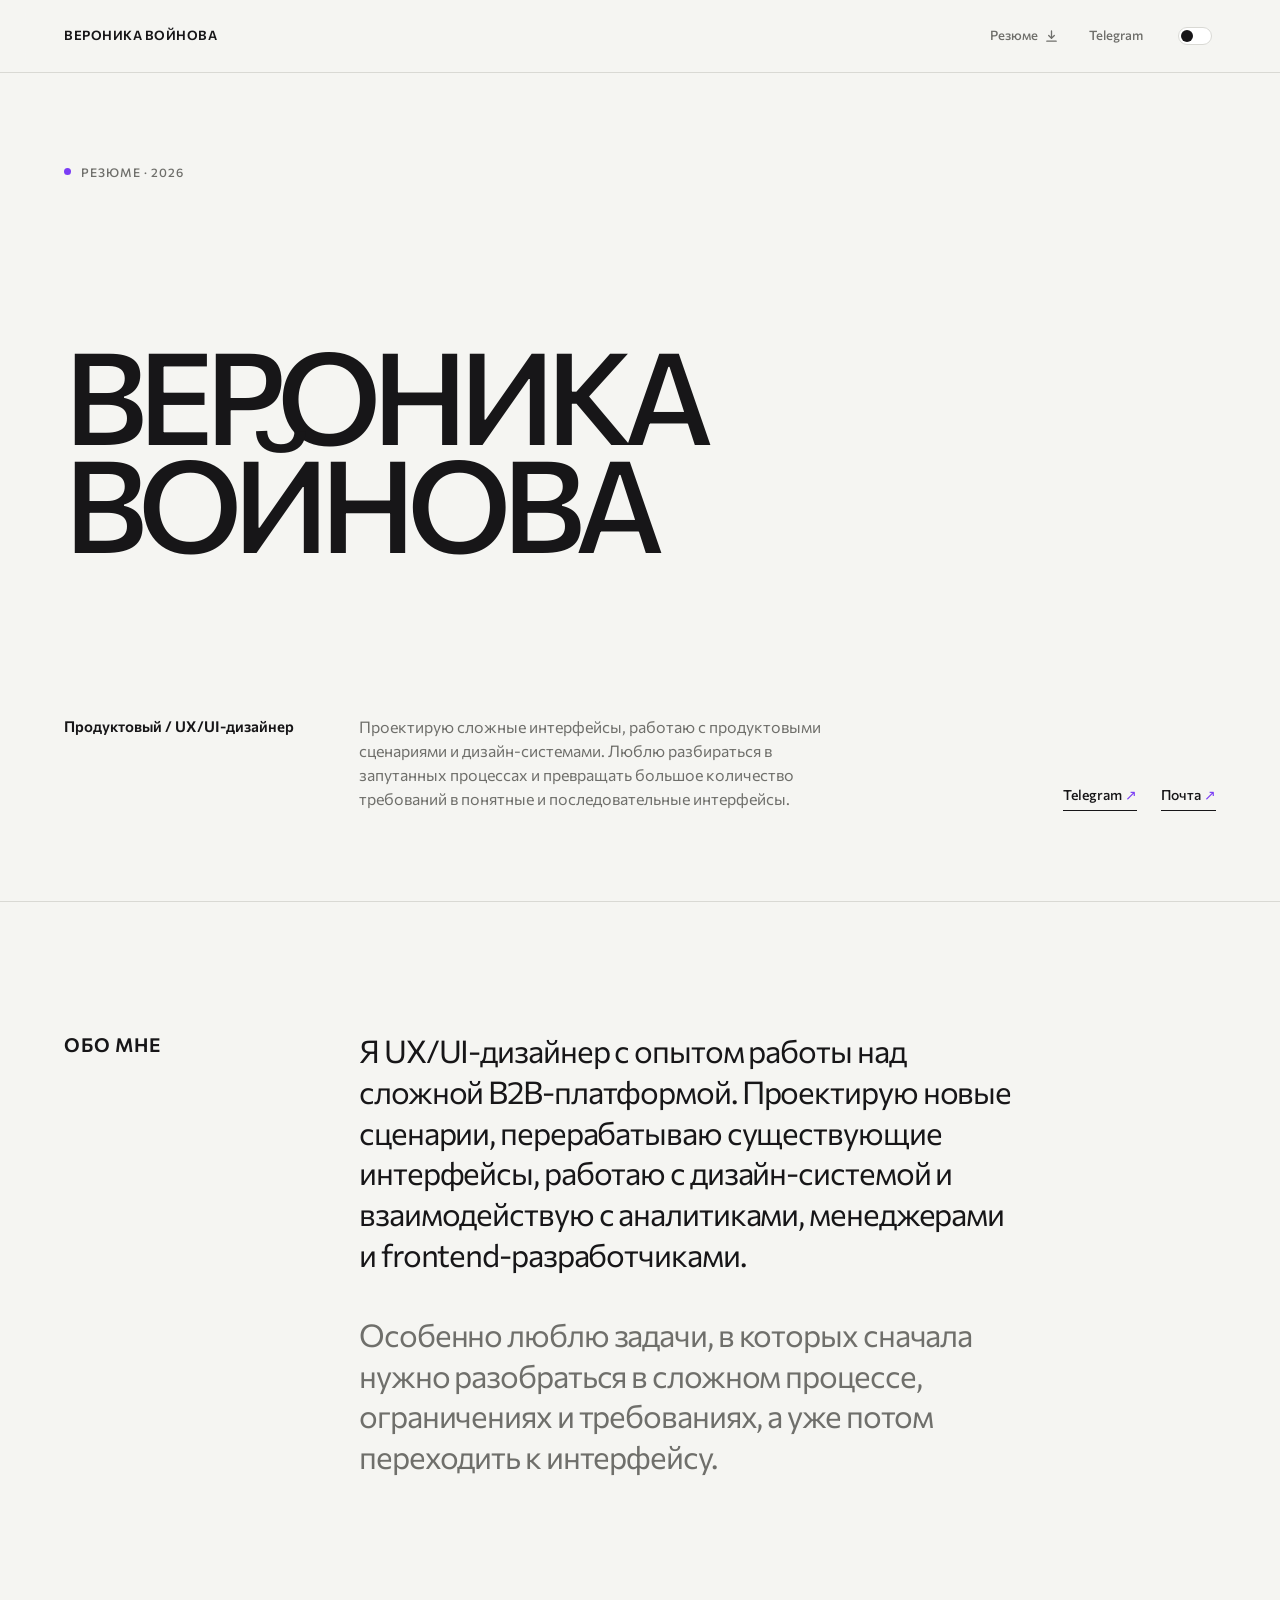
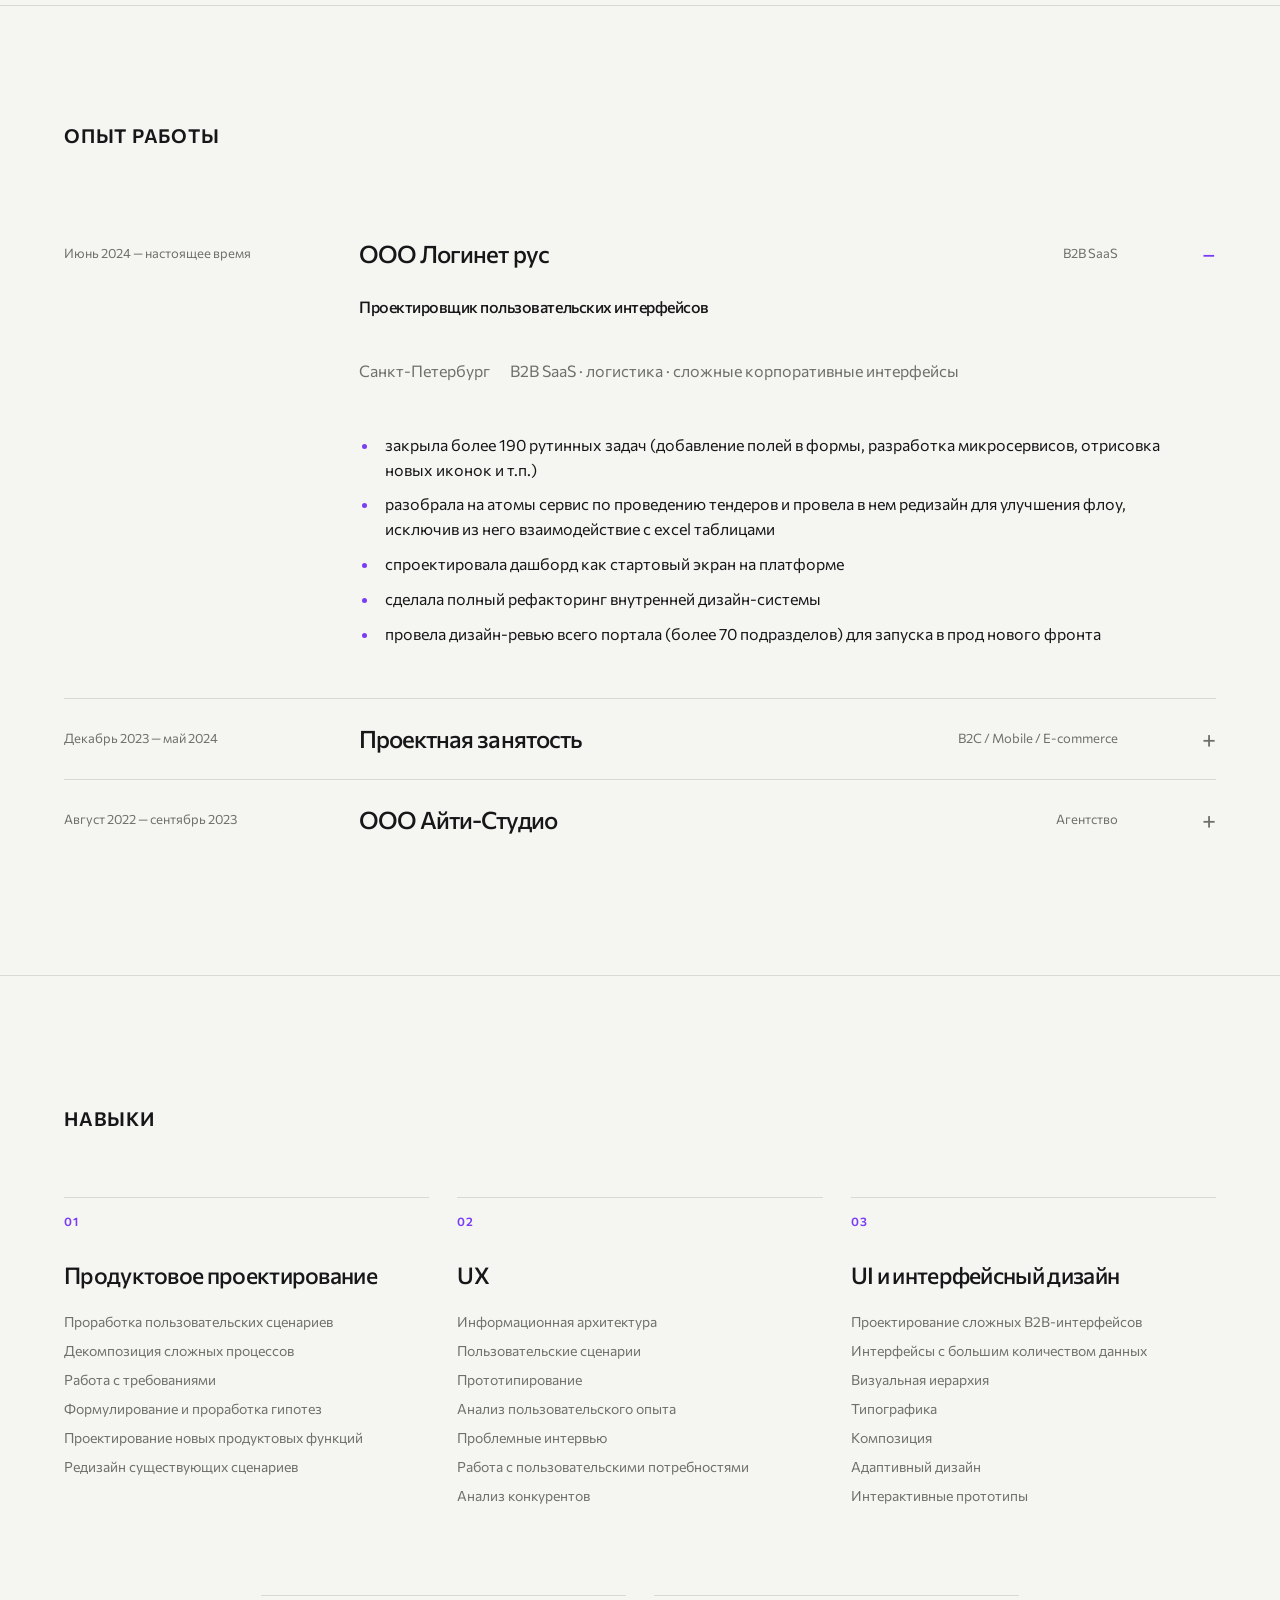
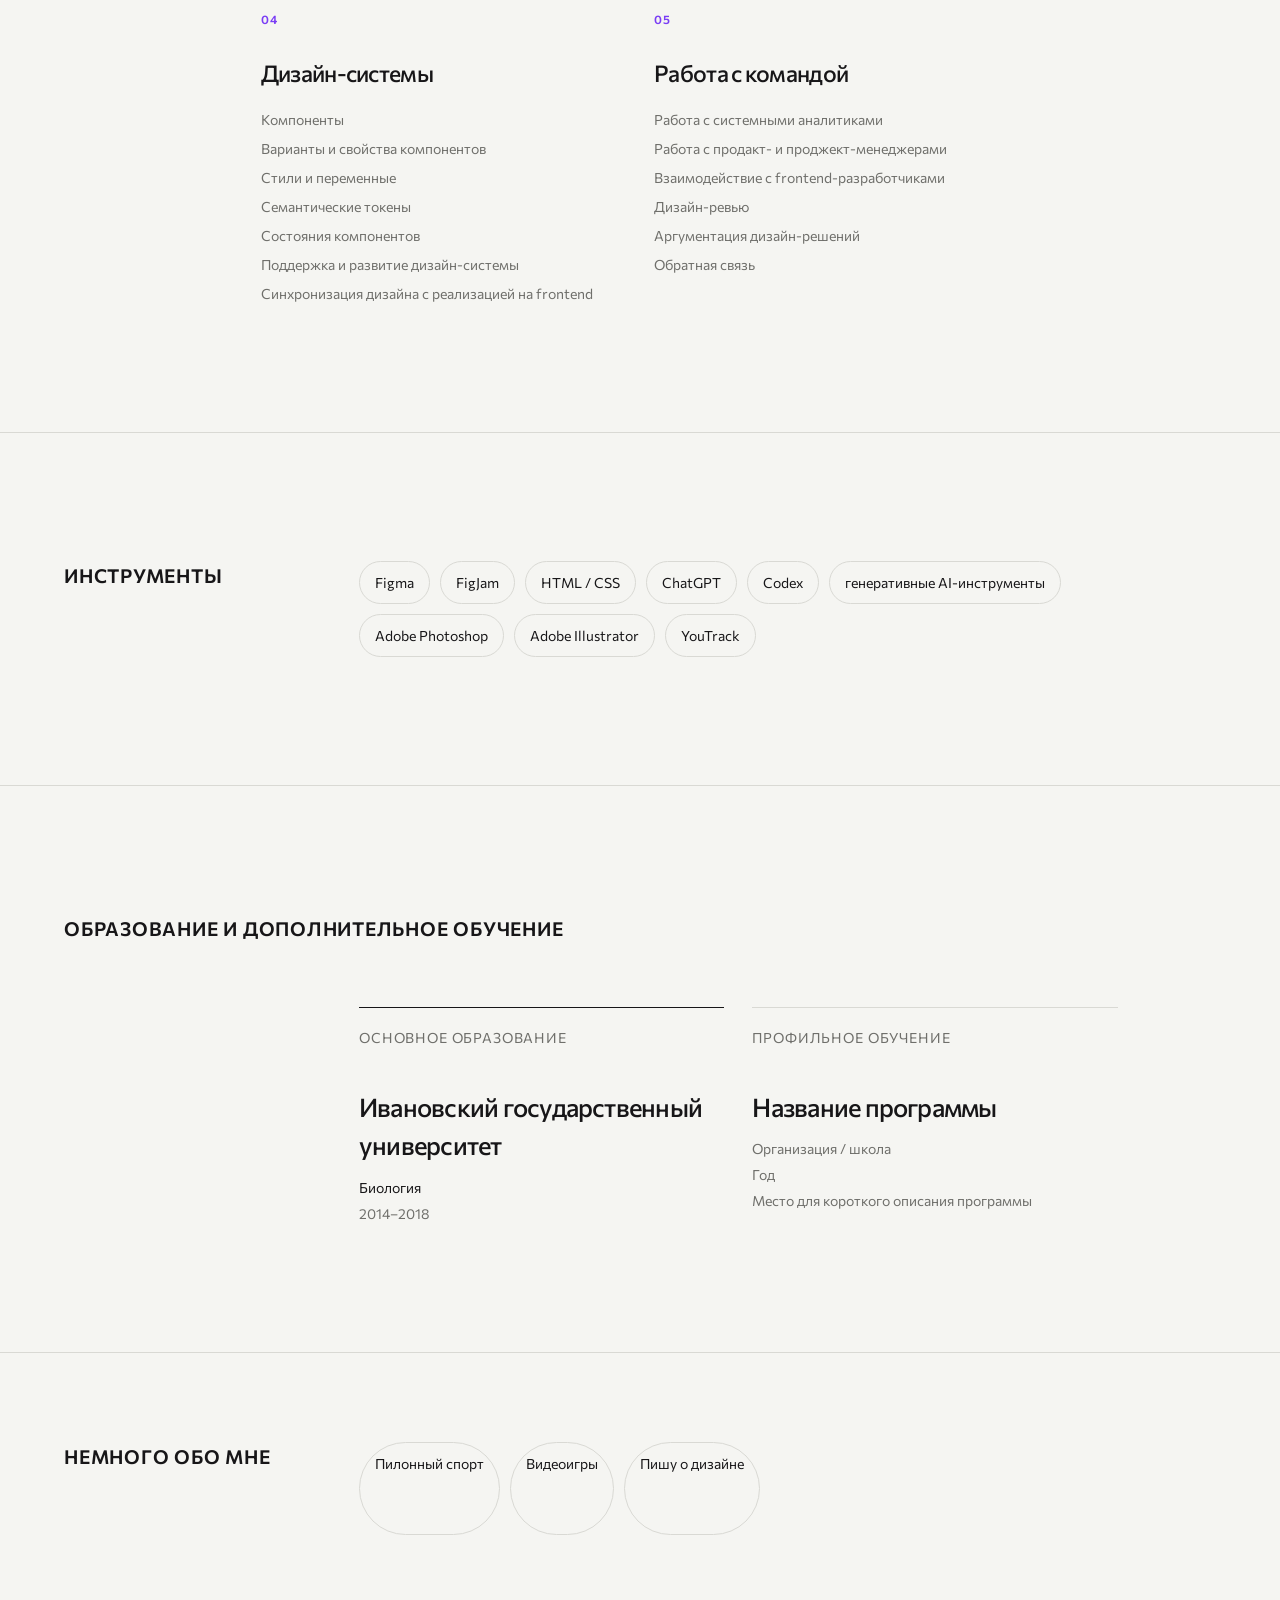
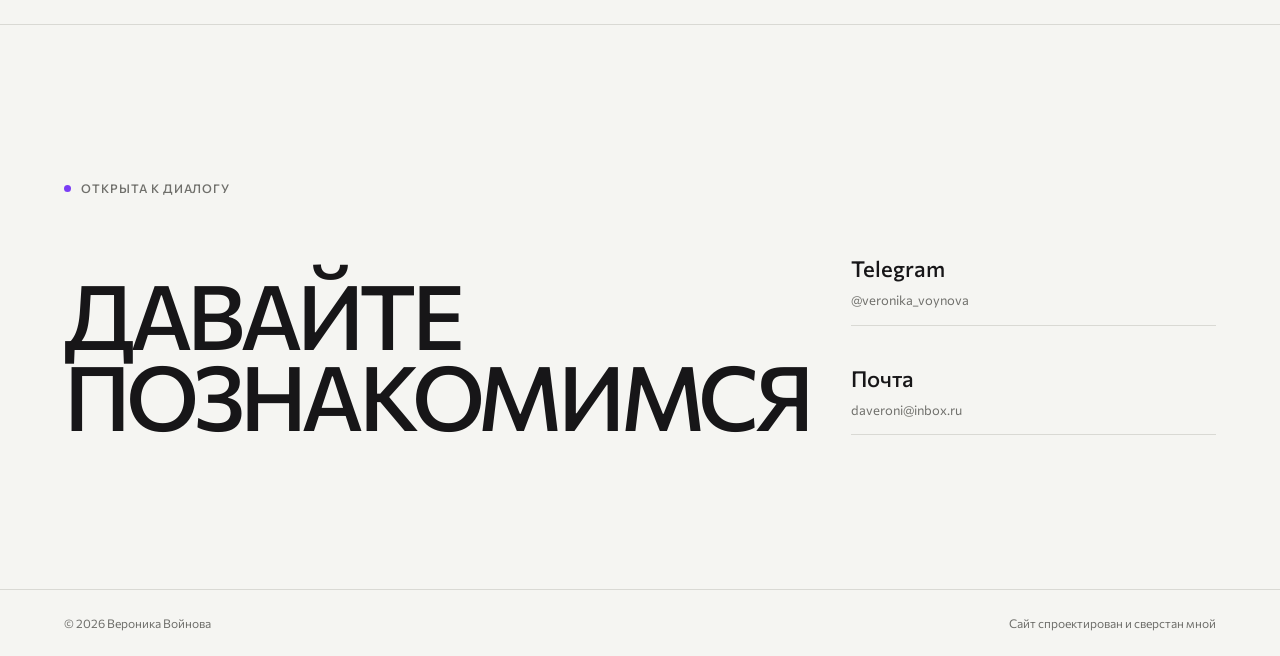
<file: resume/index.html>
<!DOCTYPE html>
<html lang="ru">
<head>
  <meta charset="UTF-8">
  <meta name="viewport" content="width=device-width, initial-scale=1.0">
  <meta name="description" content="Резюме продуктового и UX/UI-дизайнера Вероники Войновой">
  <title>Резюме — Вероника Войнова</title>
  <link rel="preconnect" href="https://fonts.googleapis.com">
  <link rel="preconnect" href="https://fonts.gstatic.com" crossorigin>
  <link href="https://fonts.googleapis.com/css2?family=Commissioner:wght@400;500;600&amp;display=swap" rel="stylesheet">
  <link rel="stylesheet" href="../css/base.css">
  <link rel="stylesheet" href="../css/components.css">
  <link rel="stylesheet" href="../css/resume.css">
  <script>
    (() => {
      const savedTheme = localStorage.getItem("portfolio-theme");
      const preferredTheme = window.matchMedia("(prefers-color-scheme: dark)").matches ? "dark" : "light";
      document.documentElement.dataset.theme = savedTheme || preferredTheme;
    })();
  </script>
</head>
<body>
  <div data-site-header data-root="../" data-page="resume"></div>

  <main>
    <section class="resume-hero">
      <div class="container resume-hero-layout">
        <p class="resume-kicker"><span aria-hidden="true"></span>Резюме · 2026</p>
        <h1 class="resume-title">Вероника<br>Войнова</h1>
        <div class="resume-lead">
          <p class="resume-role">Продуктовый / UX/UI-дизайнер</p>
          <p class="resume-summary">Проектирую сложные интерфейсы, работаю с продуктовыми сценариями и дизайн-системами. Люблю разбираться в запутанных процессах и превращать большое количество требований в понятные и последовательные интерфейсы.</p>
        </div>
        <address class="resume-contacts">
          <a href="https://t.me/veronika_voynova" target="_blank" rel="noopener noreferrer">Telegram <span>↗</span></a>
          <a href="mailto:daveroni@inbox.ru">Почта <span>↗</span></a>
        </address>
      </div>
    </section>

    <section class="resume-section resume-about" id="about">
      <div class="container resume-section-layout">
        <h2 class="resume-section-title">Обо мне</h2>
        <div class="resume-copy">
          <p>Я UX/UI-дизайнер с опытом работы над сложной B2B-платформой. Проектирую новые сценарии, перерабатываю существующие интерфейсы, работаю с дизайн-системой и взаимодействую с аналитиками, менеджерами и frontend-разработчиками.</p>
          <p>Особенно люблю задачи, в которых сначала нужно разобраться в сложном процессе, ограничениях и требованиях, а уже потом переходить к интерфейсу.</p>
        </div>
      </div>
    </section>

    <section class="experience resume-experience" id="experience">
      <div class="container">
        <h2 class="experience-heading">Опыт работы</h2>
        <div class="experience-list">
          <article class="experience-item is-open">
            <button class="experience-trigger" type="button" id="resume-experience-trigger-1" aria-expanded="true" aria-controls="resume-experience-panel-1"><span class="experience-period">Июнь 2024 — настоящее время</span><span class="experience-company">ООО Логинет рус</span><span class="experience-descriptor">B2B SaaS</span><span class="experience-icon" aria-hidden="true">−</span></button>
            <div class="experience-panel" id="resume-experience-panel-1" role="region" aria-labelledby="resume-experience-trigger-1"><div class="experience-panel-inner">
              <h3 class="experience-role">Проектировщик пользовательских интерфейсов</h3>
              <div class="experience-meta"><p>Санкт-Петербург</p><p>B2B SaaS · логистика · сложные корпоративные интерфейсы</p></div>
              <ul class="experience-tasks"><li>закрыла более 190 рутинных задач (добавление полей в формы, разработка микросервисов, отрисовка новых иконок и т.п.)</li><li>разобрала на атомы сервис по проведению тендеров и провела в нем редизайн для улучшения флоу, исключив из него взаимодействие с excel таблицами</li><li>спроектировала дашборд как стартовый экран на платформе</li><li>сделала полный рефакторинг внутренней дизайн-системы</li><li>провела дизайн-ревью всего портала (более 70 подразделов) для запуска в прод нового фронта</li></ul>
            </div></div>
          </article>
          <article class="experience-item">
            <button class="experience-trigger" type="button" id="resume-experience-trigger-2" aria-expanded="false" aria-controls="resume-experience-panel-2"><span class="experience-period">Декабрь 2023 — май 2024</span><span class="experience-company">Проектная занятость</span><span class="experience-descriptor">B2C / Mobile / E-commerce</span><span class="experience-icon" aria-hidden="true">+</span></button>
            <div class="experience-panel" id="resume-experience-panel-2" role="region" aria-labelledby="resume-experience-trigger-2" hidden><div class="experience-panel-inner">
              <div class="experience-project"><header class="experience-project-header"><h3 class="experience-project-title">ООО Апартментсистемс</h3><p class="experience-project-period">Февраль 2024 — май 2024</p></header><p class="experience-project-role">Дизайнер мобильных приложений</p><ul class="experience-tasks"><li>спроектировала дизайн новых разделов мобильного приложения</li><li>провела редизайн существующих разделов приложения</li><li>собрала все макеты в детализированный флоу</li><li>работала в тесной связке с фронт-разработчиками</li></ul></div>
              <div class="experience-project"><header class="experience-project-header"><h3 class="experience-project-title">AppCake</h3><p class="experience-project-period">Декабрь 2023 — январь 2024</p></header><p class="experience-project-role">UX/UI-дизайнер</p><ul class="experience-tasks"><li>Сделала редизайн 6 приложений для iOS и 1 для Android — создавала дизайн-концепции, работала с компонентами и стилями, адаптировала дизайн под планшет</li><li>Собрала полный пакет графики для двух проектов</li><li>Создавала большой пак пиксельных персонажей для игр</li><li>Создала более 40 айтемов одежды для персонажей одной известной детской игры — для приложения, в котором есть skin editor</li><li>Внесла множество правок в текущие проекты по приложениям для iOS</li></ul></div>
              <div class="experience-project"><header class="experience-project-header"><h3 class="experience-project-title">Лотос трикотаж</h3><p class="experience-project-period">Октябрь 2023 — ноябрь 2023</p></header><p class="experience-project-role">UX/UI-дизайнер (проектная работа)</p><ul class="experience-tasks"><li>Сделала полный редизайн сайта интернет-магазина по продаже трикотажной продукции в соответствии с ТЗ клиента</li><li>Адаптировала дизайн интернет-магазина под 5 разрешений экранов и подготовила все макеты к верстке</li></ul></div>
              <div class="experience-project"><header class="experience-project-header"><h3 class="experience-project-title">Дизайн-студия Елены Чайкиной</h3><p class="experience-project-period">Июль 2022 — август 2022</p></header><p class="experience-project-role">Дизайнер</p><ul class="experience-tasks"><li>Сверстала сайт на Тильде</li><li>Спроектировала дизайн сайта Необслуживаемой блокировки в Figma в соответствии с ТЗ</li><li>Оформила две группы во ВКонтакте по ТЗ</li><li>Написала несколько информационных постов о дизайне</li><li>Изучала вопросы продвижения в соц. сетях</li></ul></div>
            </div></div>
          </article>
          <article class="experience-item">
            <button class="experience-trigger" type="button" id="resume-experience-trigger-3" aria-expanded="false" aria-controls="resume-experience-panel-3"><span class="experience-period">Август 2022 — сентябрь 2023</span><span class="experience-company">ООО Айти-Студио</span><span class="experience-descriptor">Агентство</span><span class="experience-icon" aria-hidden="true">+</span></button>
            <div class="experience-panel" id="resume-experience-panel-3" role="region" aria-labelledby="resume-experience-trigger-3" hidden><div class="experience-panel-inner"><h3 class="experience-role">Web-дизайнер</h3><div class="experience-meta"><p>Иваново</p><p>Web · сайты · лендинги · рекламные материалы</p></div><ul class="experience-tasks"><li>Создала несколько прототипов сайтов: сайт-маркетплейс упаковки А-Пакет, сайт ФК Квант, сайт-сервис для общения с врачом (его не выпустили)</li><li>Создала 3 лендинга и один полноценный многостраничный сайт</li><li>Разработала дизайн лендинга на основе брендбука клиента</li><li>Провела несколько первичных аудитов сайтов клиентов</li><li>Создавала баннеры для сайтов и соцсетей</li><li>Создавала креативы для рекламных кампаний</li><li>Дорабатывала дизайн существующих сайтов</li><li>Создала несколько презентаций для внутренних нужд компании</li></ul></div></div>
          </article>
        </div>
      </div>
    </section>

    <section class="resume-section" id="skills">
      <div class="container"><h2 class="resume-section-title">Навыки</h2><div class="skills-grid">
        <article class="skill-group"><p class="skill-number">01</p><h3>Продуктовое проектирование</h3><ul><li>Проработка пользовательских сценариев</li><li>Декомпозиция сложных процессов</li><li>Работа с требованиями</li><li>Формулирование и проработка гипотез</li><li>Проектирование новых продуктовых функций</li><li>Редизайн существующих сценариев</li></ul></article>
        <article class="skill-group"><p class="skill-number">02</p><h3>UX</h3><ul><li>Информационная архитектура</li><li>Пользовательские сценарии</li><li>Прототипирование</li><li>Анализ пользовательского опыта</li><li>Проблемные интервью</li><li>Работа с пользовательскими потребностями</li><li>Анализ конкурентов</li></ul></article>
        <article class="skill-group"><p class="skill-number">03</p><h3>UI и интерфейсный дизайн</h3><ul><li>Проектирование сложных B2B-интерфейсов</li><li>Интерфейсы с большим количеством данных</li><li>Визуальная иерархия</li><li>Типографика</li><li>Композиция</li><li>Адаптивный дизайн</li><li>Интерактивные прототипы</li></ul></article>
        <article class="skill-group"><p class="skill-number">04</p><h3>Дизайн-системы</h3><ul><li>Компоненты</li><li>Варианты и свойства компонентов</li><li>Стили и переменные</li><li>Семантические токены</li><li>Состояния компонентов</li><li>Поддержка и развитие дизайн-системы</li><li>Синхронизация дизайна с реализацией на frontend</li></ul></article>
        <article class="skill-group"><p class="skill-number">05</p><h3>Работа с командой</h3><ul><li>Работа с системными аналитиками</li><li>Работа с продакт- и проджект-менеджерами</li><li>Взаимодействие с frontend-разработчиками</li><li>Дизайн-ревью</li><li>Аргументация дизайн-решений</li><li>Обратная связь</li></ul></article>
      </div></div>
    </section>

    <section class="resume-section resume-tools"><div class="container resume-section-layout"><h2 class="resume-section-title">Инструменты</h2><ul class="tool-list"><li>Figma</li><li>FigJam</li><li>HTML / CSS</li><li>ChatGPT</li><li>Codex</li><li>генеративные AI-инструменты</li><li>Adobe Photoshop</li><li>Adobe Illustrator</li><li>YouTrack</li></ul></div></section>

    <section class="resume-section" id="education"><div class="container"><h2 class="resume-section-title">Образование и дополнительное обучение</h2><div class="education-grid"><article class="education-item"><p class="education-label">Основное образование</p><h3>Ивановский государственный университет</h3><p>Биология</p><time>2014–2018</time></article><article class="education-item education-placeholder"><p class="education-label">Профильное обучение</p><h3>Название программы</h3><p>Организация / школа</p><time>Год</time><p class="education-note">Место для короткого описания программы</p></article></div></div></section>

    <section class="resume-personal"><div class="container resume-section-layout"><h2 class="resume-section-title">Немного обо мне</h2><ul class="personal-list"><li>Пилонный спорт</li><li>Видеоигры</li><li>Пишу о дизайне</li></ul></div></section>

    <section class="resume-contact" id="contact"><div class="container resume-contact-layout"><div><p class="resume-kicker"><span aria-hidden="true"></span>Открыта к диалогу</p><h2>Давайте<br>познакомимся</h2></div><address class="resume-contact-links"><a href="https://t.me/veronika_voynova" target="_blank" rel="noopener noreferrer"><span>Telegram</span><small>@veronika_voynova</small></a><a href="mailto:daveroni@inbox.ru"><span>Почта</span><small>daveroni@inbox.ru</small></a></address></div></section>
  </main>
  <div data-site-footer></div>
  <script src="../js/header.js"></script>
  <script src="../js/footer.js"></script>
  <script src="../js/navigation.js"></script>
  <script src="../js/home.js"></script>
</body>
</html>
</file>
<file: css/base.css>
/* Global tokens, reset, typography and shared layout primitives. */

:root {
  --color-bg: #F5F5F2;
  --color-surface: #FFFFFF;
  --color-text: #171618;
  --color-text-secondary: #6F6F6B;
  --color-border: #D9D9D4;
  --color-accent: #7A3DF5;
  --color-overlay: rgb(17 17 17 / 76%);
  --color-header-bg: rgb(245 245 242 / 92%);
  --container-width: 1280px;
  --page-gutter: clamp(20px, 5vw, 72px);
  --header-height: 72px;
}

[data-theme="dark"] {
  color-scheme: dark;
  --color-bg: #171618;
  --color-surface: #22231F;
  --color-text: #F1F1EC;
  --color-text-secondary: #ADAEA7;
  --color-border: #3B3D37;
  --color-accent: #7A3DF5;
  --color-overlay: rgb(8 9 8 / 82%);
  --color-header-bg: rgb(23 22 24 / 92%);
}

*,
*::before,
*::after {
  box-sizing: border-box;
}

html {
  scroll-behavior: smooth;
}

body {
  margin: 0;
  background: var(--color-bg);
  color: var(--color-text);
  font-family: "Commissioner", Arial, sans-serif;
  line-height: 1.5;
  -webkit-font-smoothing: antialiased;
}

img {
  display: block;
  max-width: 100%;
}

a {
  color: inherit;
  text-decoration: none;
}

button {
  font: inherit;
}

.container {
  width: min(calc(100% - (2 * var(--page-gutter))), var(--container-width));
  margin-inline: auto;
}

h2 {
  margin-bottom: 20px;
  color: var(--color-text);
  font-size: 20px;
}

h3 {
  margin-bottom: 20px;
  color: var(--color-text);
  font-size: 16px;
}

@media (max-width: 700px) {
  :root {
      --header-height: 64px;
    }
}

@media (prefers-reduced-motion: reduce) {
  html {
      scroll-behavior: auto;
    }

  *,
    *::before,
    *::after {
      transition-duration: 0.01ms !important;
    }
}
</file>
<file: css/components.css>
/* Shared header, navigation, accordion and modal components. */

.header {
  position: sticky;
  z-index: 10;
  top: 0;
  background: var(--color-header-bg);
  border-bottom: 1px solid var(--color-border);
  backdrop-filter: blur(12px);
}

.header-container {
  display: flex;
  min-height: var(--header-height);
  align-items: center;
  justify-content: space-between;
  gap: 40px;
}

.logo {
  flex: 0 0 auto;
  font-size: 13px;
  font-weight: 600;
  letter-spacing: 0.04em;
  text-transform: uppercase;
}

.menu-toggle {
  display: none;
}

.navigation ul {
  display: flex;
  align-items: center;
  gap: clamp(18px, 2.4vw, 36px);
  margin: 0;
  padding: 0;
  list-style: none;
}

.menu-link {
  position: relative;
  display: inline-block;
  padding-block: 8px;
  color: var(--color-text-secondary);
  font-size: 13px;
  font-weight: 500;
}

.resume-link {
  display: inline-flex;
  align-items: center;
  gap: 6px;
}

.resume-link svg {
  width: 15px;
  height: 15px;
  fill: none;
  stroke: currentColor;
  stroke-linecap: round;
  stroke-linejoin: round;
  stroke-width: 1.4;
}

.theme-toggle {
  display: grid;
  width: 42px;
  height: 30px;
  padding: 0;
  place-items: center;
  border: 0;
  background: transparent;
  color: var(--color-text);
  cursor: pointer;
}

.theme-toggle-track {
  display: flex;
  width: 34px;
  height: 18px;
  align-items: center;
  padding: 2px;
  border: 1px solid var(--color-border);
  border-radius: 999px;
  background: var(--color-surface);
}

.theme-toggle-track span {
  width: 12px;
  height: 12px;
  background: var(--color-text);
  border-radius: 50%;
  transition: transform 180ms ease, background 180ms ease;
}

[data-theme="dark"] .theme-toggle-track span {
  background: var(--color-accent);
  transform: translateX(16px);
}

.theme-toggle:focus-visible {
  outline: 2px solid var(--color-accent);
  outline-offset: 2px;
}

.menu-link::after {
  position: absolute;
  right: 0;
  bottom: 3px;
  left: 0;
  height: 2px;
  background: var(--color-accent);
  content: "";
  transform: scaleX(0);
  transform-origin: right;
  transition: transform 180ms ease;
}

.menu-link:hover,
.menu-link:focus-visible {
  color: var(--color-text);
}

.menu-link:hover::after,
.menu-link:focus-visible::after {
  transform: scaleX(1);
  transform-origin: left;
}

.experience {
  padding-block: clamp(80px, 9vw, 128px);
}

.experience-heading {
  margin: 0 0 clamp(40px, 5vw, 64px);
  font-size: clamp(18px, 1.5vw, 22px);
  font-weight: 600;
  letter-spacing: 0.04em;
  text-transform: uppercase;
}

.experience-item + .experience-item {
  border-top: 1px solid var(--color-border);
}

.experience-trigger {
  display: grid;
  width: 100%;
  grid-template-columns: repeat(12, minmax(0, 1fr));
  gap: clamp(16px, 2.2vw, 32px);
  align-items: center;
  margin: 0;
  padding: clamp(22px, 2.2vw, 30px) 0;
  border: 0;
  background: transparent;
  color: var(--color-text);
  text-align: left;
  cursor: pointer;
}

.experience-period {
  grid-column: 1 / span 3;
}

.experience-company {
  grid-column: 4 / span 5;
}

.experience-descriptor {
  grid-column: 9 / span 3;
}

.experience-icon {
  grid-column: 12;
}

.experience-trigger:hover .experience-company {
  color: var(--color-text-secondary);
}

.experience-trigger:focus-visible {
  outline: 2px solid var(--color-accent);
  outline-offset: 4px;
}

.experience-period,
.experience-descriptor {
  color: var(--color-text-secondary);
  font-size: 13px;
}

.experience-company {
  font-size: 24px;
  font-weight: 500;
  letter-spacing: -0.04em;
  line-height: 1;
  transition: color 180ms ease;
}

.experience-descriptor {
  justify-self: end;
  text-align: right;
}

.experience-icon {
  justify-self: end;
  color: var(--color-text-secondary);
  font-size: 24px;
  font-weight: 400;
  line-height: 1;
}

.experience-item.is-open .experience-icon {
  color: var(--color-accent);
}

.experience-panel {
  height: auto;
  overflow: hidden;
  transition: height 320ms cubic-bezier(0.22, 1, 0.36, 1);
}

.experience-panel-inner {
  display: grid;
  grid-template-columns: repeat(12, minmax(0, 1fr));
  gap: clamp(16px, 2.2vw, 32px);
  width: 100%;
  margin: 0;
  padding: 4px 0 clamp(36px, 4vw, 52px);
}

.experience-panel-inner > * {
  grid-column: 4 / -1;
  width: min(100%, 820px);
}

.experience-role {
  margin: 0;
  font-size: 16px;
  font-weight: 500;
  letter-spacing: -0.03em;
  line-height: 1.15;
}

.experience-meta {
  display: flex;
  flex-wrap: wrap;
  gap: 6px 20px;
  margin-top: 14px;
}

.experience-meta p {
  margin: 0;
  color: var(--color-text-secondary);
  font-size: 16px;
}

.experience-tasks {
  display: grid;
  gap: 10px;
  margin: 22px 0 0;
  padding-left: 20px;
  font-size: 16px;
  line-height: 1.55;
}

.experience-tasks li {
  padding-left: 6px;
}

.experience-tasks li::marker {
  color: var(--color-accent);
}

.experience-project + .experience-project {
  margin-top: clamp(48px, 4.5vw, 60px);
}

.experience-project-header {
  display: flex;
  justify-content: space-between;
  gap: 20px;
  align-items: baseline;
}

.experience-project-title {
  margin: 0;
  font-size: 20px;
  font-weight: 500;
  letter-spacing: -0.025em;
}

.experience-project-period {
  flex: 0 0 auto;
  margin: 0;
  color: var(--color-text-secondary);
  font-size: 16px;
  text-align: right;
}

.experience-project-role {
  margin: 8px 0 0;
  color: var(--color-text-secondary);
  font-size: 16px;
}

.experience-project .experience-tasks {
  margin-top: 18px;
}

.concept-lightbox-open {
  overflow: hidden;
}

.concept-lightbox[hidden] {
  display: none;
}

.concept-lightbox {
  position: fixed;
  z-index: 100;
  inset: 0;
  display: grid;
  place-items: center;
  padding: clamp(20px, 4vw, 56px);
  background: var(--color-overlay);
}

.concept-lightbox-dialog {
  width: min(88vw, 1400px);
  max-height: calc(100svh - clamp(40px, 8vw, 112px));
  overflow-y: auto;
  padding: clamp(24px, 4vw, 56px);
  background: var(--color-surface);
  color: var(--color-text);
  outline: none;
}

.concept-lightbox-close {
  position: sticky;
  z-index: 1;
  top: 0;
  display: grid;
  width: 42px;
  height: 42px;
  margin: 0 0 24px auto;
  padding: 0;
  place-items: center;
  border: 1px solid var(--color-text);
  background: var(--color-bg);
  color: var(--color-text);
  font-size: 26px;
  font-weight: 400;
  line-height: 1;
  cursor: pointer;
}

.concept-lightbox-close:hover {
  background: var(--color-accent);
}

.concept-lightbox-close:focus-visible {
  outline: 2px solid var(--color-accent);
  outline-offset: 3px;
}

.concept-lightbox-header {
  display: grid;
  grid-template-columns: repeat(12, minmax(0, 1fr));
  gap: clamp(20px, 2.2vw, 32px);
  align-items: start;
}

.concept-lightbox-title {
  grid-column: 1 / span 7;
  margin: 0;
  font-size: clamp(30px, 4vw, 56px);
  font-weight: 500;
  letter-spacing: -0.04em;
  line-height: 1;
}

.concept-lightbox-description {
  grid-column: 8 / -1;
  margin: 0;
  color: var(--color-text-secondary);
  font-size: 14px;
}

.concept-lightbox-visuals {
  display: grid;
  gap: clamp(24px, 3vw, 40px);
  margin-top: clamp(40px, 6vw, 80px);
}

.concept-lightbox-visuals.is-comparison {
  grid-template-columns: repeat(2, minmax(0, 1fr));
}

.concept-lightbox-figure {
  min-width: 0;
  margin: 0;
}

.concept-lightbox-label {
  margin-bottom: 10px;
  color: var(--color-text-secondary);
  font-size: 12px;
  font-weight: 500;
  letter-spacing: 0.08em;
  text-transform: uppercase;
}

.concept-lightbox-image {
  display: block;
  width: auto;
  max-width: 100%;
  height: auto;
  margin-inline: auto;
}

.site-footer {
  padding-block: 24px;
  border-top: 1px solid var(--color-border);
}

.site-footer-content {
  display: flex;
  align-items: center;
  justify-content: space-between;
  gap: 24px;
}

.site-footer-content p {
  margin: 0;
  color: var(--color-text-secondary);
  font-size: 12px;
}

@media (max-width: 900px) {
  .experience-trigger {
      gap: 16px;
    }

  .experience-panel-inner {
      gap: 16px;
    }
}

@media (max-width: 700px) {
  .header-container {
      display: flex;
      min-height: var(--header-height);
      gap: 24px;
      padding-block: 0;
    }

  .navigation {
      margin-left: auto;
    }

  .navigation ul {
      display: flex;
      gap: 12px;
    }

  .menu-link {
      padding-block: 6px;
      font-size: 12px;
    }

  .concept-lightbox {
      padding: 12px;
    }

  .concept-lightbox-dialog {
      width: 100%;
      max-height: calc(100svh - 24px);
      padding: 20px;
    }

  .concept-lightbox-header {
      grid-template-columns: 1fr;
      gap: 16px;
    }

  .concept-lightbox-title,
    .concept-lightbox-description {
      grid-column: 1;
    }

  .concept-lightbox-visuals {
      margin-top: 36px;
    }

  .concept-lightbox-visuals.is-comparison {
      grid-template-columns: 1fr;
    }

  .experience {
      padding-block: 72px;
    }

  .experience-heading {
      margin-bottom: 32px;
    }

  .experience-trigger {
      grid-template-columns: minmax(0, 1fr) 28px;
      gap: 6px 16px;
      padding-block: 20px;
    }

  .experience-period,
    .experience-company,
    .experience-descriptor {
      grid-column: 1;
    }

  .experience-period {
      grid-row: 1;
    }

  .experience-company {
      grid-row: 2;
    }

  .experience-descriptor {
      grid-row: 3;
      justify-self: start;
      text-align: left;
    }

  .experience-icon {
      grid-column: 2;
      grid-row: 1 / span 3;
    }

  .experience-panel-inner {
      display: block;
      width: 100%;
      margin-left: 0;
      padding-top: 12px;
    }

  .experience-project-header {
      display: grid;
      gap: 6px;
    }

  .experience-project-period {
      text-align: left;
    }

  .site-footer-content {
    display: grid;
    gap: 6px;
  }
}

@media (max-width: 480px) {
  .header-container {
    gap: 10px;
  }

  .logo {
    max-width: 82px;
    font-size: 10px;
    line-height: 1.15;
  }

  .navigation ul {
    gap: 5px;
  }

  .menu-link {
    font-size: 11px;
  }

  .resume-link svg {
    display: none;
  }
}
</file>
<file: css/resume.css>
.resume-hero { min-height: calc(100svh - var(--header-height)); padding-block: clamp(48px, 7vw, 96px); border-bottom: 1px solid var(--color-border); }
.resume-hero-layout { display: grid; min-height: calc(100svh - var(--header-height) - clamp(96px, 14vw, 192px)); grid-template-columns: repeat(12, minmax(0, 1fr)); gap: clamp(20px, 2.2vw, 32px); align-content: space-between; }
.resume-kicker { display: flex; grid-column: 1 / -1; align-items: center; gap: 10px; margin: 0; color: var(--color-text-secondary); font-size: 12px; font-weight: 500; letter-spacing: .08em; text-transform: uppercase; }
.resume-kicker span { width: 7px; height: 7px; flex: 0 0 auto; border-radius: 50%; background: var(--color-accent); }
.resume-title { grid-column: 1 / -1; margin: clamp(56px, 8vh, 100px) 0; font-size: clamp(62px, 10vw, 144px); font-weight: 500; letter-spacing: -.07em; line-height: .84; text-transform: uppercase; }
.resume-lead { grid-column: 1 / span 8; display: grid; grid-template-columns: repeat(8, minmax(0, 1fr)); gap: clamp(20px, 2.2vw, 32px); }
.resume-role { grid-column: 1 / span 3; margin: 0; font-size: 15px; font-weight: 600; }
.resume-summary { grid-column: 4 / -1; max-width: 54ch; margin: 0; color: var(--color-text-secondary); font-size: clamp(15px, 1.25vw, 18px); }
.resume-contacts { display: flex; grid-column: 10 / -1; align-self: end; justify-content: flex-end; gap: 24px; margin: 0; font-size: 14px; font-style: normal; font-weight: 500; }
.resume-contacts a { border-bottom: 1px solid var(--color-text); padding-bottom: 5px; }
.resume-contacts span { color: var(--color-accent); }
.resume-section { padding-block: clamp(88px, 10vw, 144px); border-bottom: 1px solid var(--color-border); }
.resume-section-layout { display: grid; grid-template-columns: repeat(12, minmax(0, 1fr)); gap: clamp(20px, 2.2vw, 32px); }
.resume-section-title { margin: 0 0 clamp(44px, 5vw, 68px); font-size: clamp(18px, 1.5vw, 22px); font-weight: 600; letter-spacing: .04em; text-transform: uppercase; }
.resume-section-layout > .resume-section-title { grid-column: 1 / span 3; }
.resume-copy { grid-column: 4 / span 7; }
.resume-copy p { margin: 0; font-size: clamp(23px, 2.45vw, 35px); letter-spacing: -.035em; line-height: 1.3; }
.resume-copy p + p { margin-top: 1.25em; color: var(--color-text-secondary); }
.resume-experience { border-bottom: 1px solid var(--color-border); }
.skills-grid { display: grid; grid-template-columns: repeat(12, minmax(0, 1fr)); gap: clamp(56px, 7vw, 96px) clamp(20px, 2.2vw, 32px); }
.skill-group { grid-column: span 4; padding-top: 14px; border-top: 1px solid var(--color-border); }
.skill-group:nth-child(4) { grid-column: 3 / span 4; }
.skill-number { margin: 0; color: var(--color-accent); font-size: 12px; font-weight: 600; letter-spacing: .08em; }
.skill-group h3 { margin: 28px 0 18px; font-size: clamp(20px, 1.8vw, 26px); font-weight: 500; letter-spacing: -.03em; }
.skill-group ul { display: grid; gap: 8px; margin: 0; padding: 0; color: var(--color-text-secondary); font-size: 14px; list-style: none; }
.tool-list { display: flex; grid-column: 4 / -1; flex-wrap: wrap; gap: 10px; margin: 0; padding: 0; list-style: none; }
.tool-list li, .personal-list li { padding: 10px 15px; border: 1px solid var(--color-border); border-radius: 100px; font-size: 14px; }
.education-grid { display: grid; grid-template-columns: repeat(12, minmax(0, 1fr)); gap: clamp(32px, 4vw, 64px) clamp(20px, 2.2vw, 32px); }
.education-item { grid-column: 4 / span 4; padding-top: 14px; border-top: 1px solid var(--color-text); }
.education-item + .education-item { grid-column: 8 / span 4; }
.education-label { color: var(--color-text-secondary); font-size: 12px; letter-spacing: .06em; text-transform: uppercase; }
.education-item h3 { margin: 40px 0 12px; font-size: clamp(20px, 2vw, 28px); font-weight: 500; letter-spacing: -.03em; }
.education-item p, .education-item time { display: block; margin: 5px 0 0; font-size: 14px; }
.education-item time, .education-note { color: var(--color-text-secondary); }
.education-placeholder { border-top-color: var(--color-border); color: var(--color-text-secondary); }
.resume-personal { padding-block: clamp(64px, 7vw, 96px); border-bottom: 1px solid var(--color-border); }
.personal-list { display: flex; grid-column: 4 / -1; flex-wrap: wrap; gap: 10px; margin: 0; padding: 0; list-style: none; }
.resume-contact { padding-block: clamp(100px, 12vw, 176px); }
.resume-contact-layout { display: grid; grid-template-columns: repeat(12, minmax(0, 1fr)); gap: clamp(20px, 2.2vw, 32px); }
.resume-contact-layout > div { grid-column: 1 / span 8; }
.resume-contact h2 { margin: clamp(48px, 6vw, 80px) 0 0; font-size: clamp(48px, 7vw, 100px); font-weight: 500; letter-spacing: -.06em; line-height: .9; text-transform: uppercase; }
.resume-contact-links { display: grid; grid-column: 9 / -1; align-content: end; gap: 36px; margin: 0; font-style: normal; }
.resume-contact-links a { display: grid; gap: 6px; padding-bottom: 14px; border-bottom: 1px solid var(--color-border); }
.resume-contact-links span { font-size: 22px; font-weight: 500; }
.resume-contact-links small { color: var(--color-text-secondary); font-size: 13px; }
@media (max-width: 900px) { .resume-lead { grid-column: 1 / span 9; } .resume-contacts { grid-column: 10 / -1; flex-direction: column; align-items: flex-start; } .skill-group { grid-column: span 6; } .skill-group:nth-child(4) { grid-column: span 6; } .education-item { grid-column: 3 / span 5; } .education-item + .education-item { grid-column: 8 / span 5; } }
@media (max-width: 700px) {
  .resume-hero { min-height: auto; padding-block: 40px 64px; }
  .resume-hero-layout { min-height: auto; grid-template-columns: 1fr; }
  .resume-kicker, .resume-title, .resume-lead, .resume-contacts { grid-column: 1; }
  .resume-title { margin-block: 72px 64px; font-size: clamp(51px, 16vw, 78px); }
  .resume-lead { grid-template-columns: 1fr; }
  .resume-role, .resume-summary { grid-column: 1; }
  .resume-summary { margin-top: 22px; }
  .resume-contacts { flex-direction: row; justify-content: flex-start; margin-top: 40px; }
  .resume-section { padding-block: 72px; }
  .resume-section-layout { grid-template-columns: 1fr; }
  .resume-section-layout > .resume-section-title, .resume-copy, .tool-list, .personal-list { grid-column: 1; }
  .resume-copy p { font-size: 23px; }
  .skills-grid, .education-grid { grid-template-columns: 1fr; }
  .skill-group, .skill-group:nth-child(4), .education-item, .education-item + .education-item { grid-column: 1; }
  .skill-group h3 { margin-top: 24px; }
  .resume-personal { padding-block: 64px; }
  .resume-contact-layout { grid-template-columns: 1fr; gap: 64px; }
  .resume-contact-layout > div, .resume-contact-links { grid-column: 1; }
  .resume-contact h2 { font-size: clamp(42px, 13vw, 64px); }
}
</file>
